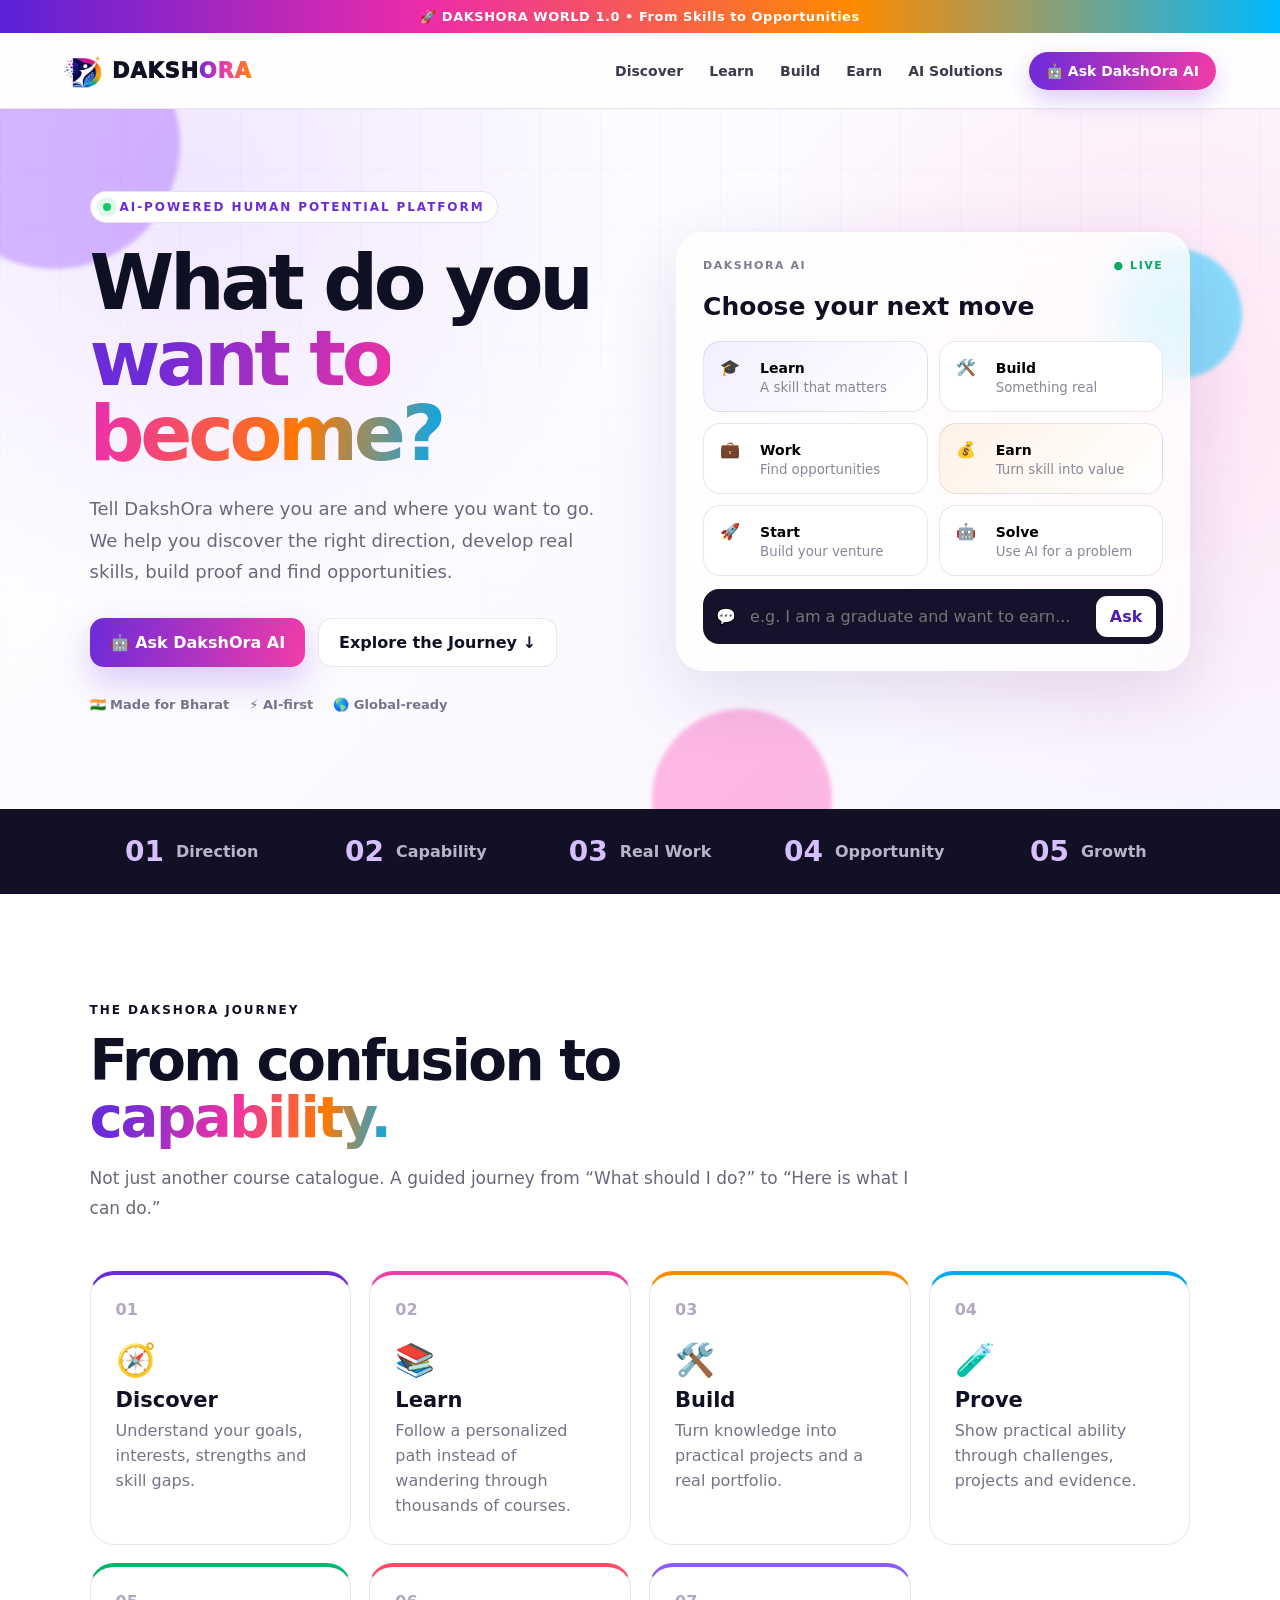
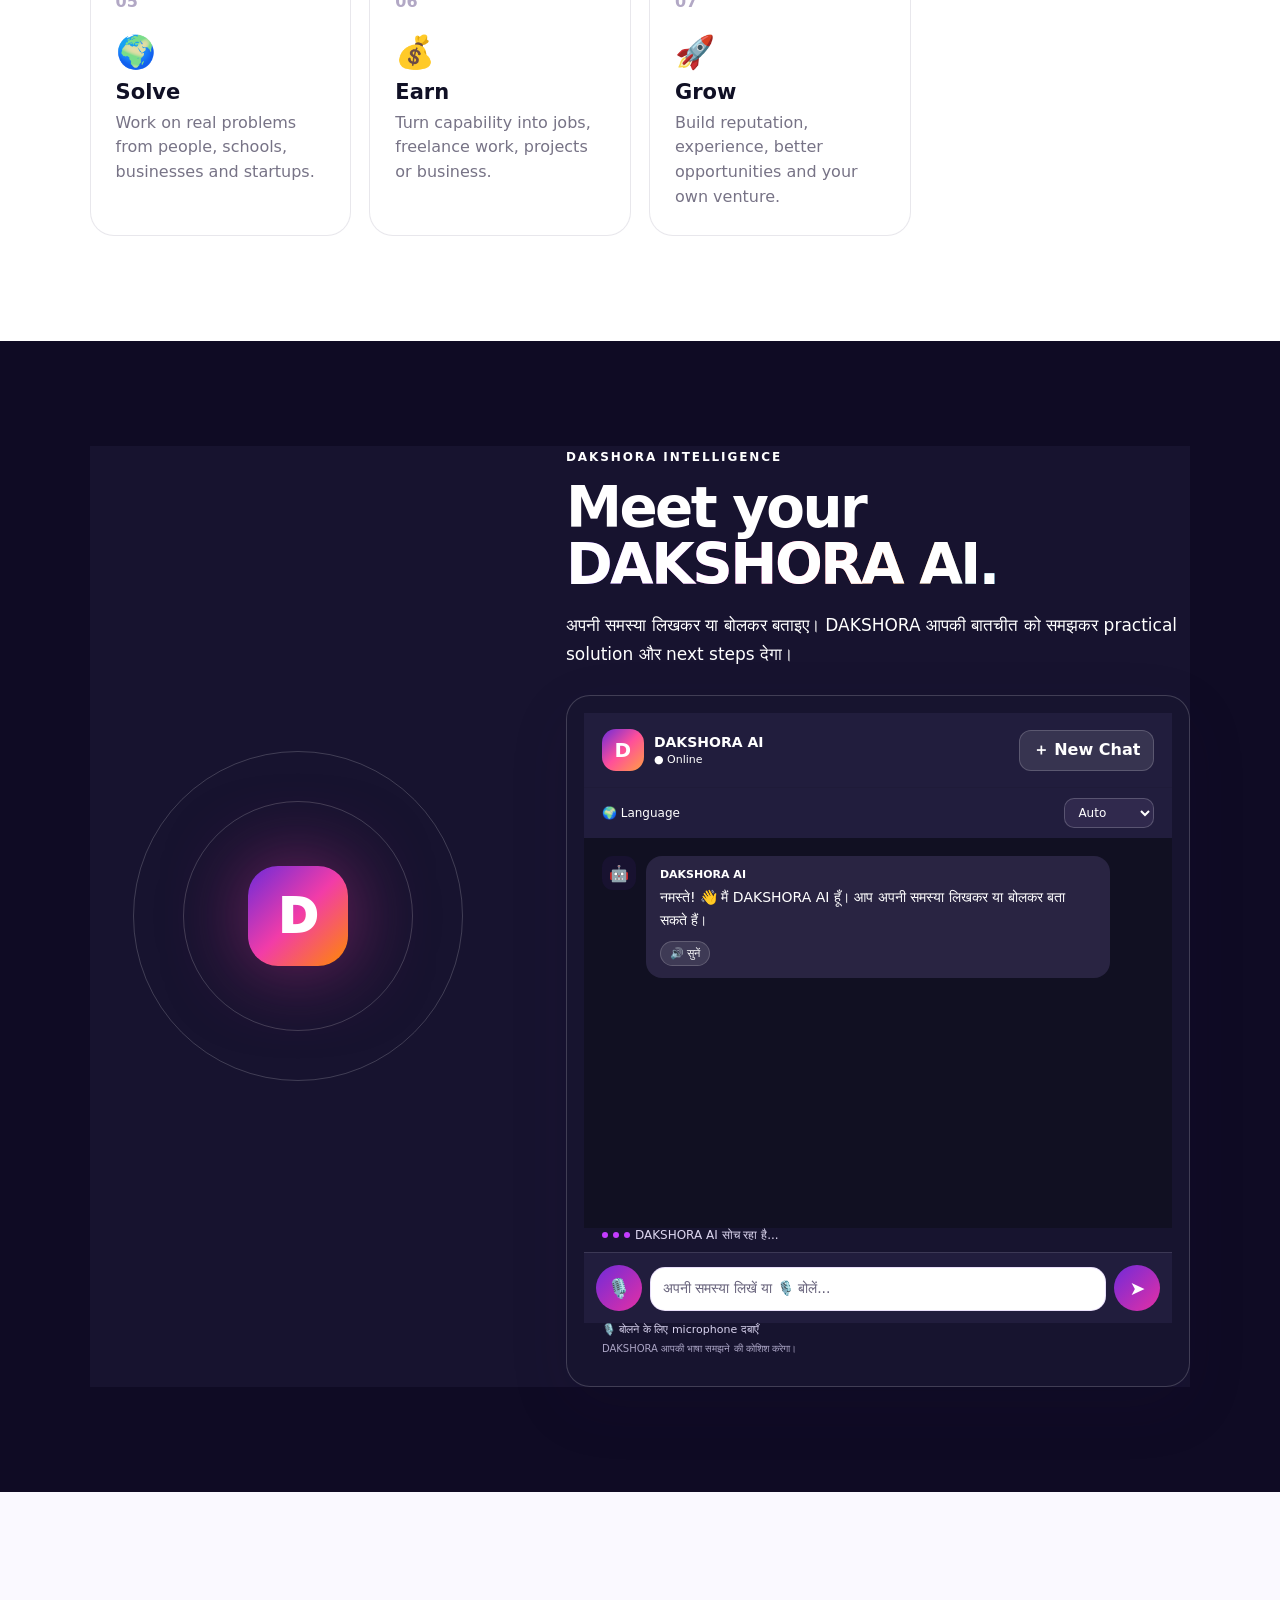
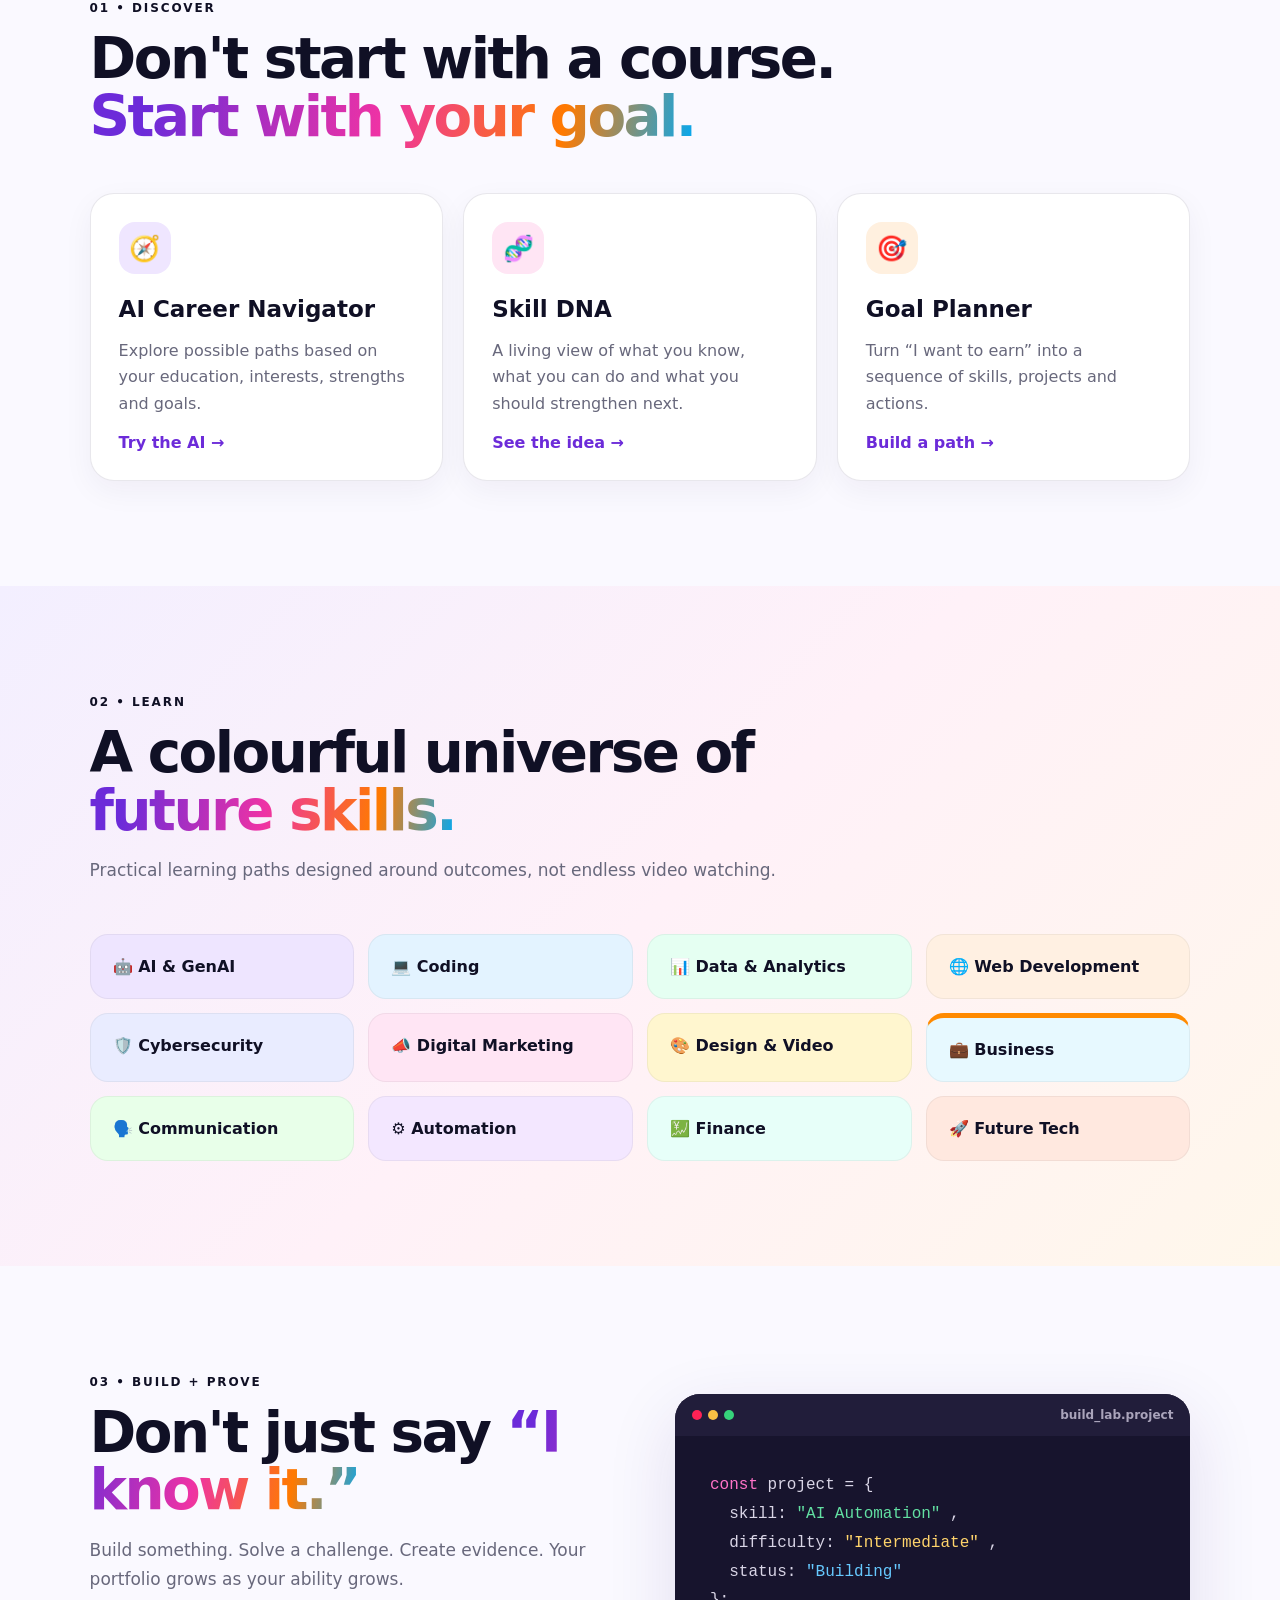
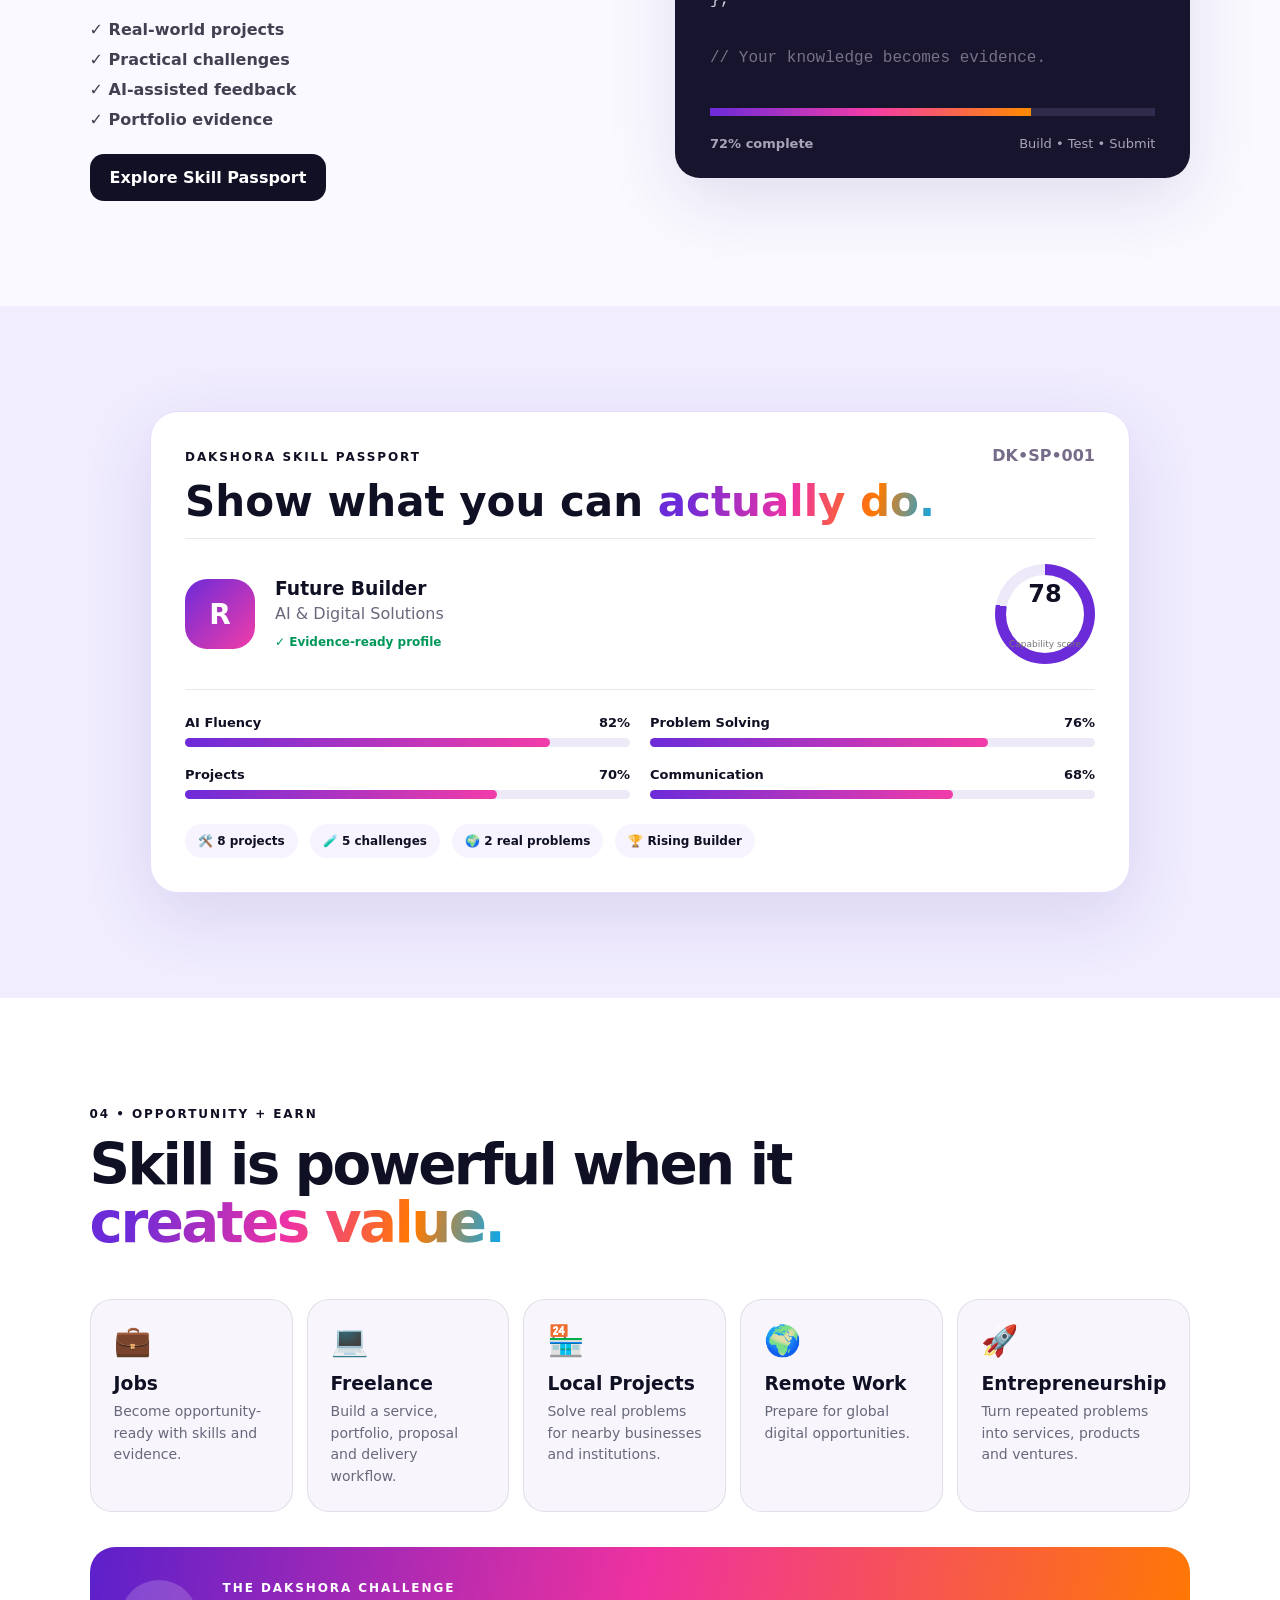
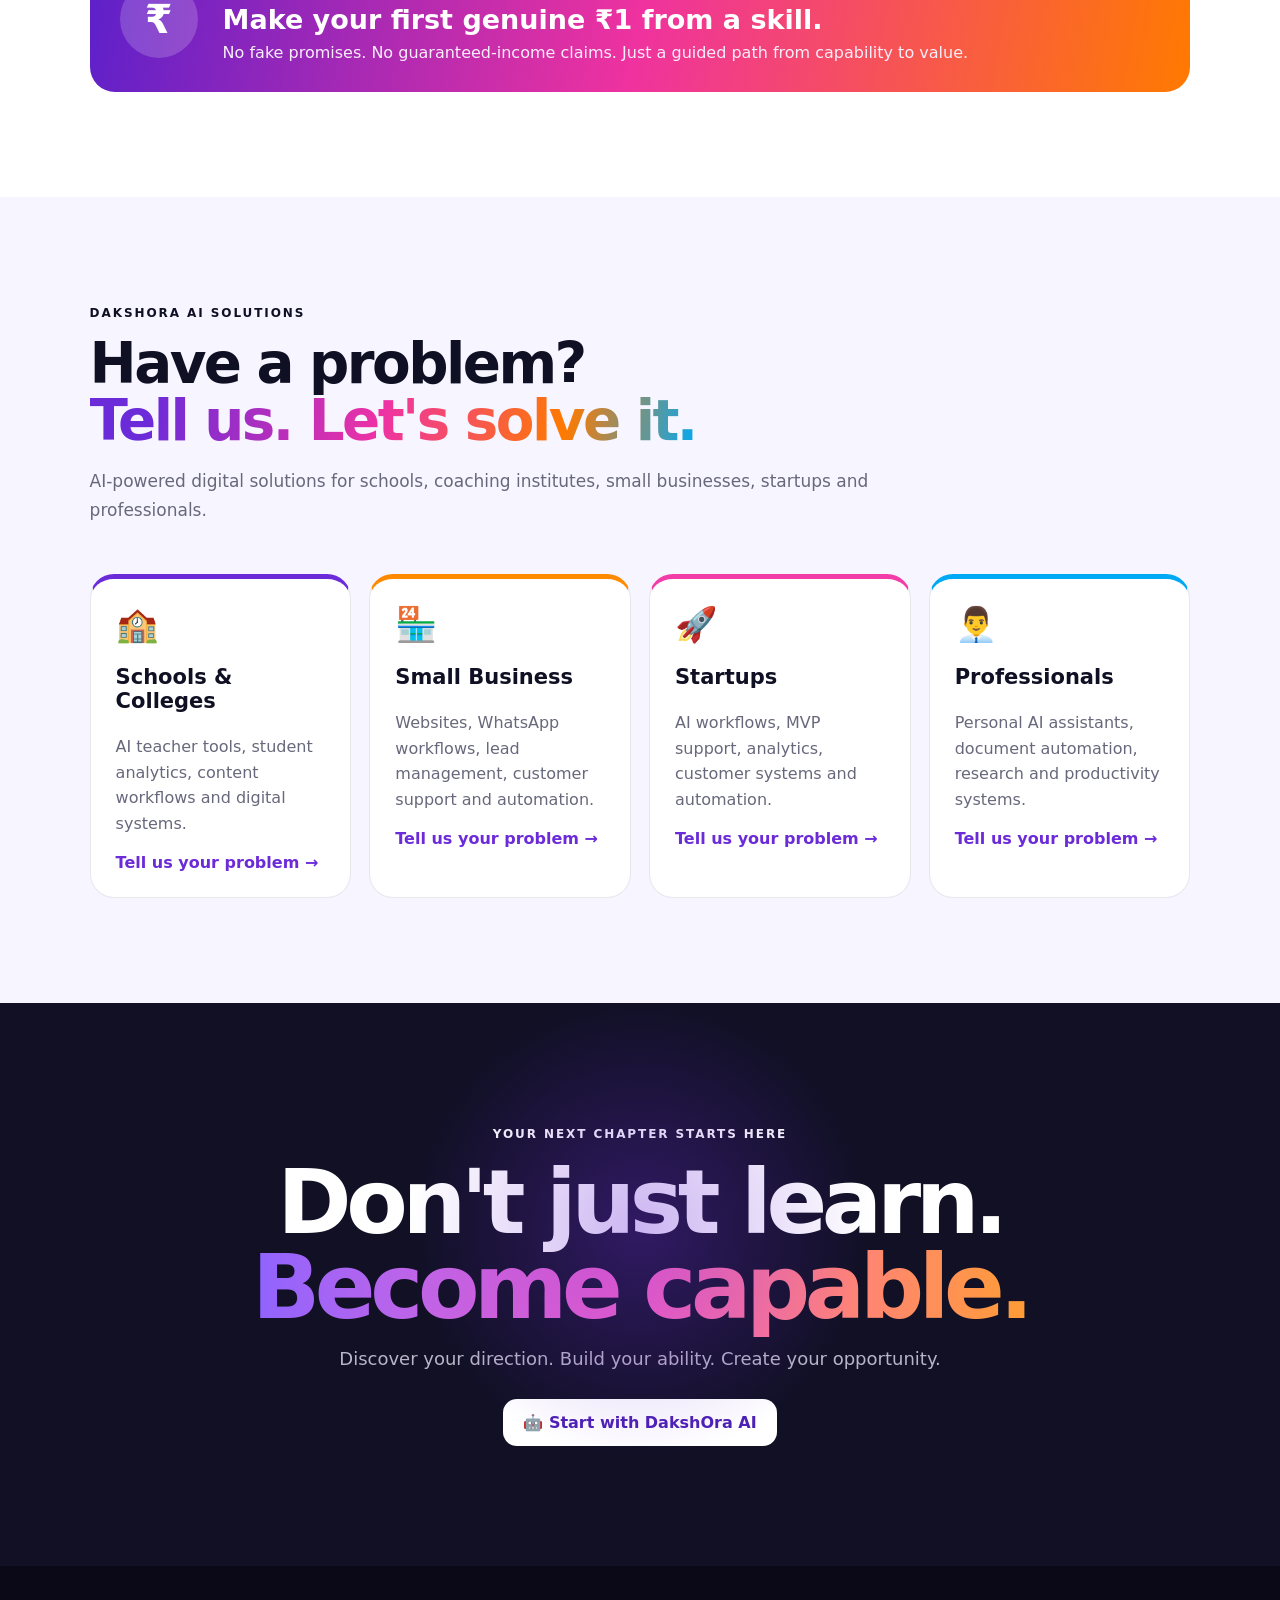
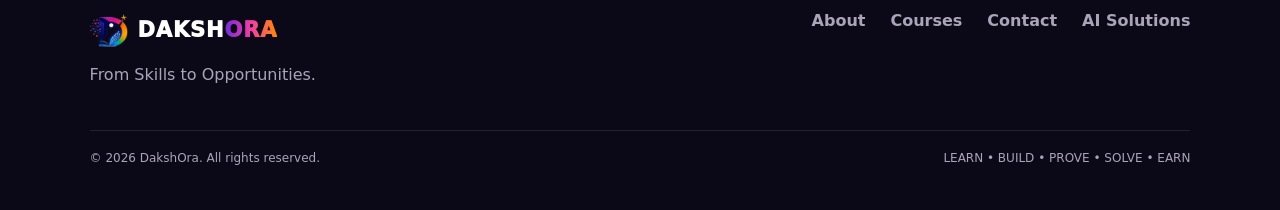
<file: index.html>
<!DOCTYPE html>
<html lang="en">
<head>
  <meta charset="UTF-8">

  <meta
    name="viewport"
    content="width=device-width, initial-scale=1.0"
  >

  <meta
    name="theme-color"
    content="#6c2bd9"
  >

  <meta
    name="description"
    content="DAKSHORA World - Discover your direction, learn real skills, build projects, prove your ability, solve real problems and create opportunities."
  >

  <title>
    DAKSHORA | Learn • Build • Prove • Solve • Earn
  </title>

  <link
    rel="icon"
    href="logo.svg"
    type="image/svg+xml"
  >

  <link
    rel="stylesheet"
    href="styles.css"
  >
</head>


<body>

  <!-- =====================================
       ANNOUNCEMENT
  ====================================== -->

  <div class="announcement">
    🚀 DAKSHORA WORLD 1.0 • From Skills to Opportunities
  </div>


  <!-- =====================================
       HEADER
  ====================================== -->

  <header class="site-header">

    <a
      class="brand"
      href="index.html"
      aria-label="DakshOra home"
    >

      <img
        src="logo.svg"
        alt="DakshOra logo"
      >

      <span>
        DAKSH<span>ORA</span>
      </span>

    </a>


    <button
      class="menu-btn"
      aria-label="Open menu"
      type="button"
    >
      ☰
    </button>


    <nav class="nav">

      <a href="#discover">
        Discover
      </a>

      <a href="#learn">
        Learn
      </a>

      <a href="#build">
        Build
      </a>

      <a href="#earn">
        Earn
      </a>

      <a href="#solutions">
        AI Solutions
      </a>

      <a
        class="nav-cta"
        href="#ai"
      >
        🤖 Ask DakshOra AI
      </a>

    </nav>

  </header>


  <!-- =====================================
       MAIN
  ====================================== -->

  <main>


    <!-- ===================================
         HERO
    ==================================== -->

    <section class="hero">

      <div class="orb orb-a"></div>
      <div class="orb orb-b"></div>
      <div class="orb orb-c"></div>

      <div class="hero-grid"></div>


      <div class="hero-copy reveal">

        <div class="eyebrow">

          <span class="pulse"></span>

          AI-powered human potential platform

        </div>


        <h1>

          What do you

          <br>

          <span class="gradient-text">
            want to become?
          </span>

        </h1>


        <p class="hero-sub">

          Tell DakshOra where you are and where
          you want to go. We help you discover
          the right direction, develop real skills,
          build proof and find opportunities.

        </p>


        <div class="hero-actions">

          <a
            class="btn btn-primary"
            href="#ai"
          >
            🤖 Ask DakshOra AI
          </a>


          <a
            class="btn btn-ghost"
            href="#journey"
          >
            Explore the Journey ↓
          </a>

        </div>


        <div class="trust-row">

          <span>
            🇮🇳 Made for Bharat
          </span>

          <span>
            ⚡ AI-first
          </span>

          <span>
            🌎 Global-ready
          </span>

        </div>

      </div>


      <!-- HERO GOAL CARD -->

      <div class="goal-card glass reveal">

        <div class="card-top">

          <span>
            DAKSHORA AI
          </span>

          <span class="live-dot">
            ● LIVE
          </span>

        </div>


        <h3>
          Choose your next move
        </h3>


        <div class="goal-grid">

          <button
            data-goal="I want to learn an important skill."
            type="button"
          >

            🎓

            <b>
              Learn
            </b>

            <small>
              A skill that matters
            </small>

          </button>


          <button
            data-goal="I want to build a real project."
            type="button"
          >

            🛠️

            <b>
              Build
            </b>

            <small>
              Something real
            </small>

          </button>


          <button
            data-goal="I want to find an opportunity."
            type="button"
          >

            💼

            <b>
              Work
            </b>

            <small>
              Find opportunities
            </small>

          </button>


          <button
            data-goal="I want to start earning from my skills."
            type="button"
          >

            💰

            <b>
              Earn
            </b>

            <small>
              Turn skill into value
            </small>

          </button>


          <button
            data-goal="I want to start a business."
            type="button"
          >

            🚀

            <b>
              Start
            </b>

            <small>
              Build your venture
            </small>

          </button>


          <button
            data-goal="I have a problem and want an AI solution."
            type="button"
          >

            🤖

            <b>
              Solve
            </b>

            <small>
              Use AI for a problem
            </small>

          </button>

        </div>


        <div class="mini-input">

          <span>
            💬
          </span>

          <input
            id="heroQuestion"
            type="text"
            placeholder="e.g. I am a graduate and want to earn..."
            autocomplete="off"
          >

          <button
            id="heroAsk"
            type="button"
          >
            Ask
          </button>

        </div>

      </div>

    </section>


    <!-- ===================================
         STATS
    ==================================== -->

    <section class="stats">

      <div>
        <strong>01</strong>
        <span>Direction</span>
      </div>

      <div>
        <strong>02</strong>
        <span>Capability</span>
      </div>

      <div>
        <strong>03</strong>
        <span>Real Work</span>
      </div>

      <div>
        <strong>04</strong>
        <span>Opportunity</span>
      </div>

      <div>
        <strong>05</strong>
        <span>Growth</span>
      </div>

    </section>


    <!-- ===================================
         JOURNEY
    ==================================== -->

    <section
      id="journey"
      class="section journey"
    >

      <div class="section-head reveal">

        <span class="kicker">
          THE DAKSHORA JOURNEY
        </span>

        <h2>

          From confusion to

          <span class="gradient-text">
            capability.
          </span>

        </h2>

        <p>

          Not just another course catalogue.
          A guided journey from
          “What should I do?”
          to
          “Here is what I can do.”

        </p>

      </div>


      <div class="journey-line"></div>


      <div class="journey-grid">

        <article class="journey-card c1 reveal">

          <span>01</span>

          <i>🧭</i>

          <h3>
            Discover
          </h3>

          <p>
            Understand your goals, interests,
            strengths and skill gaps.
          </p>

        </article>


        <article class="journey-card c2 reveal">

          <span>02</span>

          <i>📚</i>

          <h3>
            Learn
          </h3>

          <p>
            Follow a personalized path instead
            of wandering through thousands of courses.
          </p>

        </article>


        <article class="journey-card c3 reveal">

          <span>03</span>

          <i>🛠️</i>

          <h3>
            Build
          </h3>

          <p>
            Turn knowledge into practical projects
            and a real portfolio.
          </p>

        </article>


        <article class="journey-card c4 reveal">

          <span>04</span>

          <i>🧪</i>

          <h3>
            Prove
          </h3>

          <p>
            Show practical ability through
            challenges, projects and evidence.
          </p>

        </article>


        <article class="journey-card c5 reveal">

          <span>05</span>

          <i>🌍</i>

          <h3>
            Solve
          </h3>

          <p>
            Work on real problems from people,
            schools, businesses and startups.
          </p>

        </article>


        <article class="journey-card c6 reveal">

          <span>06</span>

          <i>💰</i>

          <h3>
            Earn
          </h3>

          <p>
            Turn capability into jobs,
            freelance work, projects or business.
          </p>

        </article>


        <article class="journey-card c7 reveal">

          <span>07</span>

          <i>🚀</i>

          <h3>
            Grow
          </h3>

          <p>
            Build reputation, experience,
            better opportunities and your own venture.
          </p>

        </article>

      </div>

    </section>


    <!-- ===================================
         DAKSHORA AI CHAT V1.1
    ==================================== -->

    <section
      id="ai"
      class="section ai-section"
    >

      <div class="ai-panel">


        <!-- AI VISUAL -->

        <div class="ai-visual">

          <div class="ai-ring r1"></div>

          <div class="ai-ring r2"></div>

          <div class="ai-core">
            D
          </div>

        </div>


        <!-- AI CONTENT -->

        <div class="ai-content">

          <span class="kicker">
            DAKSHORA INTELLIGENCE
          </span>


          <h2>

            Meet your

            <span class="gradient-text">
              DAKSHORA AI.
            </span>

          </h2>


          <p>

            अपनी समस्या लिखकर या बोलकर बताइए।
            DAKSHORA आपकी बातचीत को समझकर
            practical solution और next steps देगा।

          </p>


          <!-- CHAT -->

          <div
            class="ai-chat"
            id="dakshoraChat"
          >


            <!-- CHAT HEADER -->

            <div class="dak-chat-header">

              <div class="dak-ai-profile">

                <div class="dak-ai-avatar">
                  D
                </div>

                <div>

                  <strong>
                    DAKSHORA AI
                  </strong>

                  <small>
                    ● Online
                  </small>

                </div>

              </div>


              <button
                id="newChatBtn"
                class="new-chat-btn"
                type="button"
              >

                ＋ New Chat

              </button>

            </div>


            <!-- LANGUAGE -->

            <div class="dak-language-row">

              <span>
                🌍 Language
              </span>


              <select
                id="voiceLanguage"
                aria-label="Select voice language"
              >

                <option value="auto">
                  Auto
                </option>

                <option value="hi-IN">
                  हिन्दी
                </option>

                <option value="en-IN">
                  English
                </option>

                <option value="bn-IN">
                  বাংলা
                </option>

                <option value="mr-IN">
                  मराठी
                </option>

                <option value="gu-IN">
                  ગુજરાતી
                </option>

                <option value="pa-IN">
                  ਪੰਜਾਬੀ
                </option>

                <option value="ta-IN">
                  தமிழ்
                </option>

                <option value="te-IN">
                  తెలుగు
                </option>

                <option value="kn-IN">
                  ಕನ್ನಡ
                </option>

                <option value="ml-IN">
                  മലയാളം
                </option>

              </select>

            </div>


            <!-- CHAT MESSAGES -->

            <div
              id="chatMessages"
              class="chat-messages"
            >

              <div class="chat-message bot-message">

                <div class="message-avatar">
                  🤖
                </div>


                <div class="message-content">

                  <strong>
                    DAKSHORA AI
                  </strong>


                  <p>
                    नमस्ते! 👋
                    मैं DAKSHORA AI हूँ।
                    आप अपनी समस्या लिखकर
                    या बोलकर बता सकते हैं।
                  </p>


                  <div class="message-actions">

                    <button
                      type="button"
                      class="speak-message"
                    >
                      🔊 सुनें
                    </button>

                  </div>

                </div>

              </div>

            </div>


            <!-- TYPING INDICATOR -->

            <div
              id="aiTyping"
              class="ai-typing"
              hidden
            >

              <span></span>
              <span></span>
              <span></span>

              DAKSHORA AI सोच रहा है...

            </div>


            <!-- INPUT -->

            <div class="dak-input-area">


              <button
                id="aiMic"
                class="mic-button"
                type="button"
                aria-label="Speak to DAKSHORA AI"
                title="बोलकर पूछें"
              >

                🎙️

              </button>


              <textarea
                id="aiInput"
                rows="1"
                placeholder="अपनी समस्या लिखें या 🎙️ बोलें..."
                autocomplete="off"
                aria-label="Message DAKSHORA AI"
              ></textarea>


              <button
                id="aiSend"
                class="send-button"
                type="button"
                aria-label="Send message"
              >

                ➤

              </button>

            </div>


            <!-- VOICE STATUS -->

            <div
              id="voiceStatus"
              class="voice-status"
            >

              🎙️ बोलने के लिए microphone दबाएँ

            </div>


            <div class="dak-input-note">

              DAKSHORA आपकी भाषा समझने की कोशिश करेगा।

            </div>

          </div>

        </div>

      </div>

    </section>


    <!-- ===================================
         DISCOVER
    ==================================== -->

    <section
      id="discover"
      class="section"
    >

      <div class="section-head reveal">

        <span class="kicker">
          01 • DISCOVER
        </span>

        <h2>

          Don't start with a course.

          <br>

          <span class="gradient-text">
            Start with your goal.
          </span>

        </h2>

      </div>


      <div class="feature-grid">

        <article class="feature-card reveal">

          <div class="icon purple">
            🧭
          </div>

          <h3>
            AI Career Navigator
          </h3>

          <p>
            Explore possible paths based on
            your education, interests,
            strengths and goals.
          </p>

          <a href="#ai">
            Try the AI →
          </a>

        </article>


        <article class="feature-card reveal">

          <div class="icon pink">
            🧬
          </div>

          <h3>
            Skill DNA
          </h3>

          <p>
            A living view of what you know,
            what you can do and what you
            should strengthen next.
          </p>

          <a href="#passport">
            See the idea →
          </a>

        </article>


        <article class="feature-card reveal">

          <div class="icon orange">
            🎯
          </div>

          <h3>
            Goal Planner
          </h3>

          <p>
            Turn “I want to earn” into a
            sequence of skills, projects
            and actions.
          </p>

          <a href="#earn">
            Build a path →
          </a>

        </article>

      </div>

    </section>


    <!-- ===================================
         LEARN
    ==================================== -->

    <section
      id="learn"
      class="section colored-section"
    >

      <div class="section-head reveal">

        <span class="kicker">
          02 • LEARN
        </span>

        <h2>

          A colourful universe of

          <span class="gradient-text">
            future skills.
          </span>

        </h2>

        <p>
          Practical learning paths designed
          around outcomes, not endless
          video watching.
        </p>

      </div>


      <div class="skill-grid">

        <div class="skill-chip ai">
          🤖 AI & GenAI
        </div>

        <div class="skill-chip code">
          💻 Coding
        </div>

        <div class="skill-chip data">
          📊 Data & Analytics
        </div>

        <div class="skill-chip web">
          🌐 Web Development
        </div>

        <div class="skill-chip cyber">
          🛡️ Cybersecurity
        </div>

        <div class="skill-chip marketing">
          📣 Digital Marketing
        </div>

        <div class="skill-chip design">
          🎨 Design & Video
        </div>

        <div class="skill-chip business">
          💼 Business
        </div>

        <div class="skill-chip english">
          🗣️ Communication
        </div>

        <div class="skill-chip automation">
          ⚙️ Automation
        </div>

        <div class="skill-chip finance">
          💹 Finance
        </div>

        <div class="skill-chip future">
          🚀 Future Tech
        </div>

      </div>

    </section>


    <!-- ===================================
         BUILD + PROVE
    ==================================== -->

    <section
      id="build"
      class="section"
    >

      <div class="split">


        <div class="split-copy reveal">

          <span class="kicker">
            03 • BUILD + PROVE
          </span>


          <h2>

            Don't just say

            <span class="gradient-text">
              “I know it.”
            </span>

          </h2>


          <p>

            Build something.
            Solve a challenge.
            Create evidence.
            Your portfolio grows as
            your ability grows.

          </p>


          <div class="check-list">

            <span>
              ✓ Real-world projects
            </span>

            <span>
              ✓ Practical challenges
            </span>

            <span>
              ✓ AI-assisted feedback
            </span>

            <span>
              ✓ Portfolio evidence
            </span>

          </div>


          <a
            class="btn btn-dark"
            href="#passport"
          >
            Explore Skill Passport
          </a>

        </div>


        <div class="build-card reveal">

          <div class="window-bar">

            <span></span>
            <span></span>
            <span></span>

            <b>
              build_lab.project
            </b>

          </div>


          <div class="project-code">

            <span class="pink-t">
              const
            </span>

            project = {

            <br>

            &nbsp;&nbsp;skill:

            <span class="green-t">
              "AI Automation"
            </span>,

            <br>

            &nbsp;&nbsp;difficulty:

            <span class="yellow-t">
              "Intermediate"
            </span>,

            <br>

            &nbsp;&nbsp;status:

            <span class="blue-t">
              "Building"
            </span>

            <br>

            };

            <br><br>

            <span class="comment-t">
              // Your knowledge becomes evidence.
            </span>

          </div>


          <div class="progress">

            <span style="width:72%"></span>

          </div>


          <div class="project-meta">

            <b>
              72% complete
            </b>

            <span>
              Build • Test • Submit
            </span>

          </div>

        </div>

      </div>

    </section>


    <!-- ===================================
         SKILL PASSPORT
    ==================================== -->

    <section
      id="passport"
      class="section passport-section"
    >

      <div class="passport reveal">


        <div class="passport-top">

          <div>

            <span class="kicker">
              DAKSHORA SKILL PASSPORT
            </span>


            <h2>

              Show what you can

              <span class="gradient-text">
                actually do.
              </span>

            </h2>

          </div>


          <div class="passport-id">
            DK•SP•001
          </div>

        </div>


        <div class="passport-body">

          <div class="avatar">
            R
          </div>


          <div class="identity">

            <h3>
              Future Builder
            </h3>

            <p>
              AI & Digital Solutions
            </p>

            <span class="verified">
              ✓ Evidence-ready profile
            </span>

          </div>


          <div class="score">

            <b>
              78
            </b>

            <span>
              Capability score
            </span>

          </div>

        </div>


        <div class="skill-bars">

          <div>

            <label>
              AI Fluency
              <b>82%</b>
            </label>

            <span>
              <i style="width:82%"></i>
            </span>

          </div>


          <div>

            <label>
              Problem Solving
              <b>76%</b>
            </label>

            <span>
              <i style="width:76%"></i>
            </span>

          </div>


          <div>

            <label>
              Projects
              <b>70%</b>
            </label>

            <span>
              <i style="width:70%"></i>
            </span>

          </div>


          <div>

            <label>
              Communication
              <b>68%</b>
            </label>

            <span>
              <i style="width:68%"></i>
            </span>

          </div>

        </div>


        <div class="passport-footer">

          <span>
            🛠️ 8 projects
          </span>

          <span>
            🧪 5 challenges
          </span>

          <span>
            🌍 2 real problems
          </span>

          <span>
            🏆 Rising Builder
          </span>

        </div>

      </div>

    </section>


    <!-- ===================================
         EARN
    ==================================== -->

    <section
      id="earn"
      class="section earn-section"
    >

      <div class="section-head reveal">

        <span class="kicker">
          04 • OPPORTUNITY + EARN
        </span>

        <h2>

          Skill is powerful when it

          <span class="gradient-text">
            creates value.
          </span>

        </h2>

      </div>


      <div class="earn-grid">

        <article>

          <i>💼</i>

          <h3>
            Jobs
          </h3>

          <p>
            Become opportunity-ready with
            skills and evidence.
          </p>

        </article>


        <article>

          <i>💻</i>

          <h3>
            Freelance
          </h3>

          <p>
            Build a service, portfolio,
            proposal and delivery workflow.
          </p>

        </article>


        <article>

          <i>🏪</i>

          <h3>
            Local Projects
          </h3>

          <p>
            Solve real problems for nearby
            businesses and institutions.
          </p>

        </article>


        <article>

          <i>🌍</i>

          <h3>
            Remote Work
          </h3>

          <p>
            Prepare for global digital
            opportunities.
          </p>

        </article>


        <article>

          <i>🚀</i>

          <h3>
            Entrepreneurship
          </h3>

          <p>
            Turn repeated problems into
            services, products and ventures.
          </p>

        </article>

      </div>


      <div class="first-rupee">

        <div>
          ₹
        </div>


        <div>

          <span class="kicker">
            THE DAKSHORA CHALLENGE
          </span>

          <h3>
            Make your first genuine ₹1 from a skill.
          </h3>

          <p>
            No fake promises.
            No guaranteed-income claims.
            Just a guided path from capability
            to value.
          </p>

        </div>

      </div>

    </section>


    <!-- ===================================
         AI SOLUTIONS
    ==================================== -->

    <section
      id="solutions"
      class="section solutions"
    >

      <div class="section-head reveal">

        <span class="kicker">
          DAKSHORA AI SOLUTIONS
        </span>


        <h2>

          Have a problem?

          <br>

          <span class="gradient-text">
            Tell us. Let's solve it.
          </span>

        </h2>


        <p>

          AI-powered digital solutions for
          schools, coaching institutes,
          small businesses, startups
          and professionals.

        </p>

      </div>


      <div class="solution-grid">


        <article class="solution-card school">

          <span>
            🏫
          </span>

          <h3>
            Schools & Colleges
          </h3>

          <p>
            AI teacher tools, student analytics,
            content workflows and digital systems.
          </p>

          <button
            data-solution="School AI Solution"
            type="button"
          >
            Tell us your problem →
          </button>

        </article>


        <article class="solution-card business">

          <span>
            🏪
          </span>

          <h3>
            Small Business
          </h3>

          <p>
            Websites, WhatsApp workflows,
            lead management, customer support
            and automation.
          </p>

          <button
            data-solution="Small Business AI Solution"
            type="button"
          >
            Tell us your problem →
          </button>

        </article>


        <article class="solution-card startup">

          <span>
            🚀
          </span>

          <h3>
            Startups
          </h3>

          <p>
            AI workflows, MVP support,
            analytics, customer systems
            and automation.
          </p>

          <button
            data-solution="Startup AI Solution"
            type="button"
          >
            Tell us your problem →
          </button>

        </article>


        <article class="solution-card pro">

          <span>
            👨‍💼
          </span>

          <h3>
            Professionals
          </h3>

          <p>
            Personal AI assistants,
            document automation,
            research and productivity systems.
          </p>

          <button
            data-solution="Professional AI Solution"
            type="button"
          >
            Tell us your problem →
          </button>

        </article>

      </div>

    </section>


    <!-- ===================================
         CTA
    ==================================== -->

    <section class="cta">

      <div class="cta-orb"></div>


      <span class="kicker">
        YOUR NEXT CHAPTER STARTS HERE
      </span>


      <h2>

        Don't just learn.

        <br>

        <span>
          Become capable.
        </span>

      </h2>


      <p>
        Discover your direction.
        Build your ability.
        Create your opportunity.
      </p>


      <a
        class="btn btn-light"
        href="#ai"
      >
        🤖 Start with DakshOra AI
      </a>

    </section>

  </main>


  <!-- =====================================
       FOOTER
  ====================================== -->

  <footer class="footer">


    <div>

      <a
        class="brand"
        href="#"
      >

        <img
          src="logo.svg"
          alt="DAKSHORA logo"
        >

        <span>
          DAKSH<span>ORA</span>
        </span>

      </a>


      <p>
        From Skills to Opportunities.
      </p>

    </div>


    <div class="footer-links">

      <a href="about.html">
        About
      </a>

      <a href="courses.html">
        Courses
      </a>

      <a href="contact.html">
        Contact
      </a>

      <a href="#solutions">
        AI Solutions
      </a>

    </div>


    <div class="footer-bottom">

      <span>
        © 2026 DakshOra.
        All rights reserved.
      </span>

      <span>
        LEARN • BUILD • PROVE • SOLVE • EARN
      </span>

    </div>

  </footer>


  <!-- =====================================
       TOAST
  ====================================== -->

  <div
    id="toast"
    class="toast"
  ></div>


  <!-- =====================================
       JAVASCRIPT
  ====================================== -->

  <script src="script.js"></script>

</body>
</html>
</file>
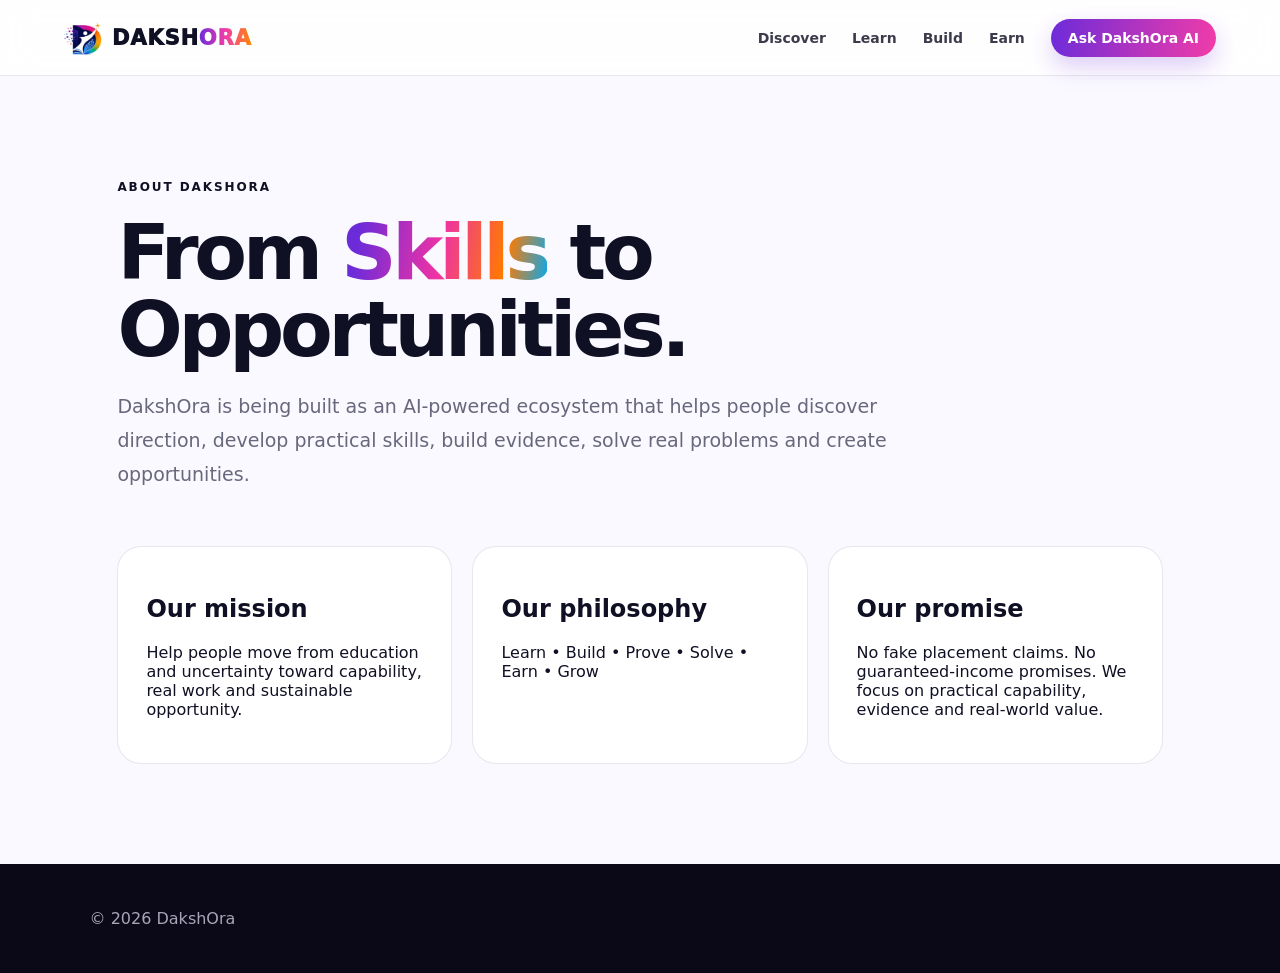
<file: about.html>
<!DOCTYPE html>
<html lang="en"><head><meta charset="UTF-8"><meta name="viewport" content="width=device-width,initial-scale=1"><title>About DAKSHORA</title><link rel="icon" href="logo.svg"><link rel="stylesheet" href="styles.css"></head>
<body><header class="site-header"><a class="brand" href="index.html"><img src="logo.svg"><span>DAKSH<span>ORA</span></span></a><nav class="nav"><a href="index.html#discover">Discover</a><a href="index.html#learn">Learn</a><a href="index.html#build">Build</a><a href="index.html#earn">Earn</a><a class="nav-cta" href="index.html#ai">Ask DakshOra AI</a></nav></header>
<main class="inner-page"><span class="kicker">ABOUT DAKSHORA</span><h1>From <span class="gradient-text">Skills</span> to Opportunities.</h1><p class="lead">DakshOra is being built as an AI-powered ecosystem that helps people discover direction, develop practical skills, build evidence, solve real problems and create opportunities.</p><div class="about-grid"><div><h2>Our mission</h2><p>Help people move from education and uncertainty toward capability, real work and sustainable opportunity.</p></div><div><h2>Our philosophy</h2><p>Learn • Build • Prove • Solve • Earn • Grow</p></div><div><h2>Our promise</h2><p>No fake placement claims. No guaranteed-income promises. We focus on practical capability, evidence and real-world value.</p></div></div></main><footer class="footer"><span>© 2026 DakshOra</span></footer><script src="script.js"></script></body></html>
</file>
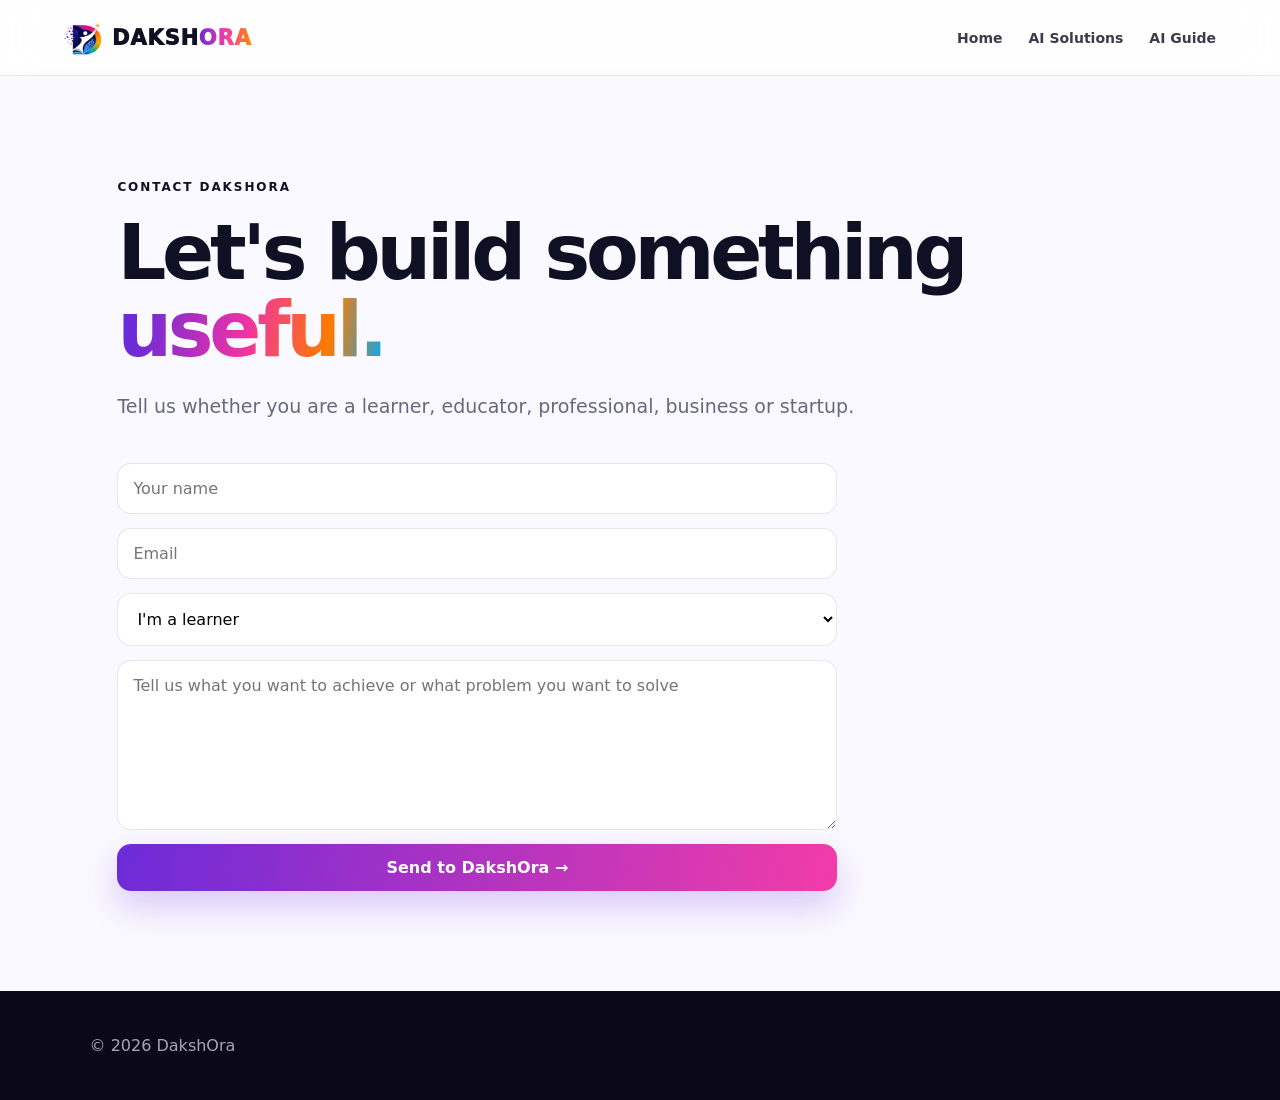
<file: contact.html>
<!DOCTYPE html>
<html lang="en"><head><meta charset="UTF-8"><meta name="viewport" content="width=device-width,initial-scale=1"><title>Contact | DAKSHORA</title><link rel="icon" href="logo.svg"><link rel="stylesheet" href="styles.css"></head>
<body><header class="site-header"><a class="brand" href="index.html"><img src="logo.svg"><span>DAKSH<span>ORA</span></span></a><nav class="nav"><a href="index.html">Home</a><a href="index.html#solutions">AI Solutions</a><a href="index.html#ai">AI Guide</a></nav></header>
<main class="inner-page"><span class="kicker">CONTACT DAKSHORA</span><h1>Let's build something <span class="gradient-text">useful.</span></h1><p class="lead">Tell us whether you are a learner, educator, professional, business or startup.</p><form class="contact-form" onsubmit="event.preventDefault();showToast('Thank you! Your message form is ready for backend connection.');"><input required placeholder="Your name"><input type="email" required placeholder="Email"><select><option>I'm a learner</option><option>I'm a school/college</option><option>I'm a business</option><option>I'm a professional</option><option>I'm a startup</option></select><textarea required placeholder="Tell us what you want to achieve or what problem you want to solve"></textarea><button class="btn btn-primary" type="submit">Send to DakshOra →</button></form></main><footer class="footer"><span>© 2026 DakshOra</span></footer><script src="script.js"></script></body></html>
</file>
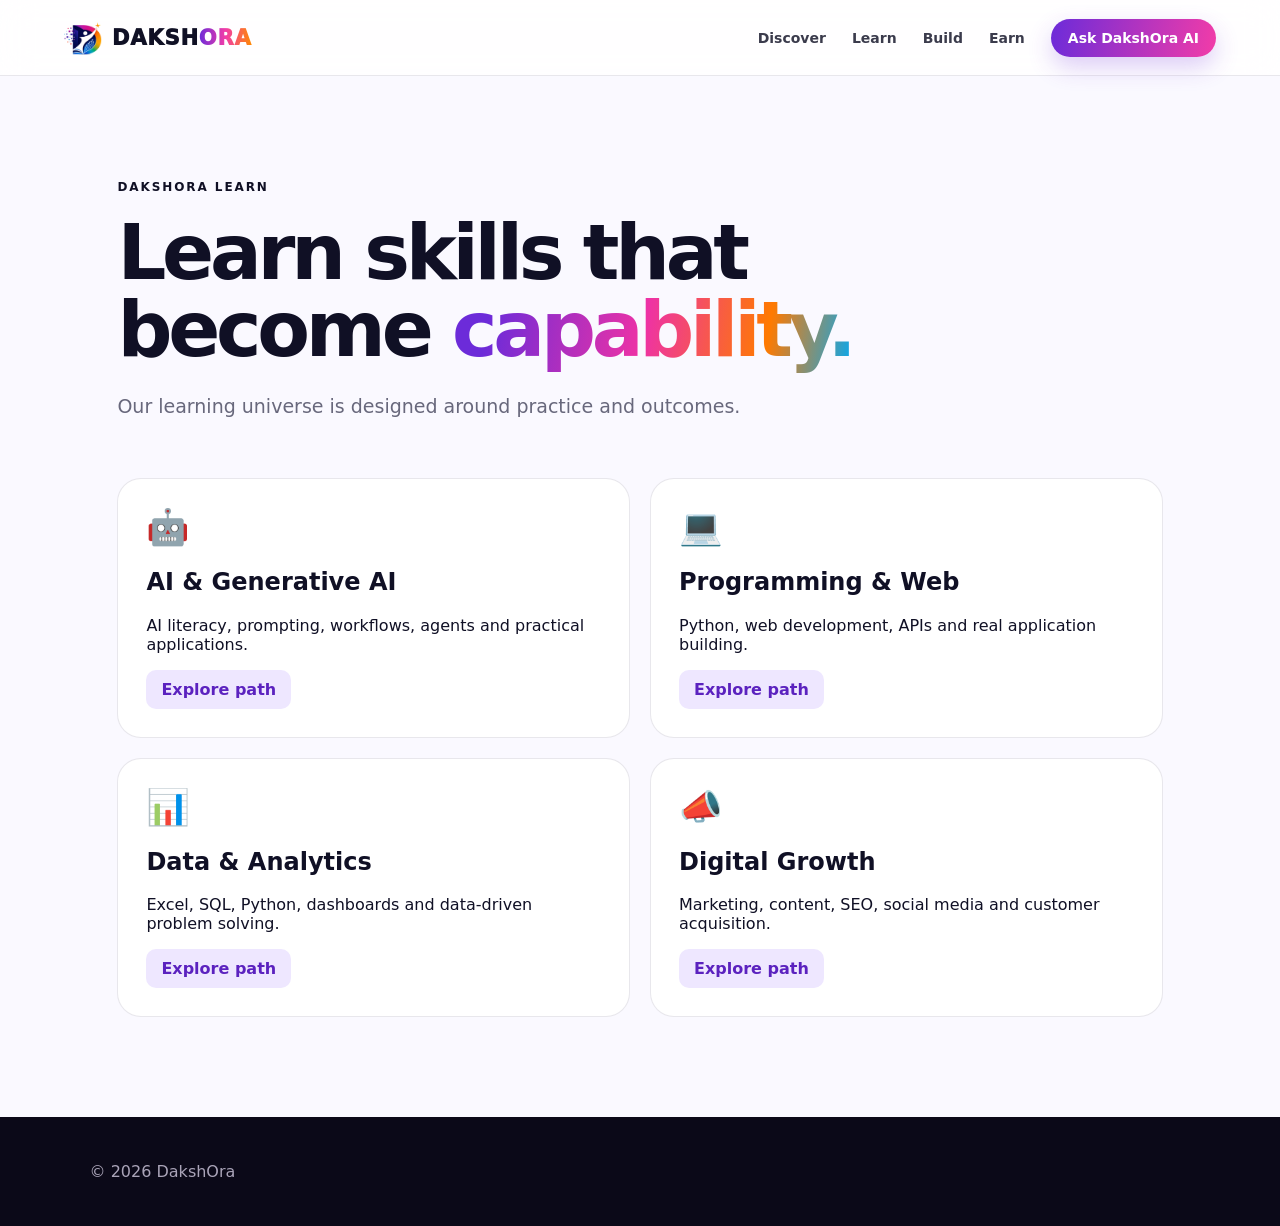
<file: courses.html>
<!DOCTYPE html>
<html lang="en"><head><meta charset="UTF-8"><meta name="viewport" content="width=device-width,initial-scale=1"><title>Learn | DAKSHORA</title><link rel="icon" href="logo.svg"><link rel="stylesheet" href="styles.css"></head>
<body><header class="site-header"><a class="brand" href="index.html"><img src="logo.svg"><span>DAKSH<span>ORA</span></span></a><nav class="nav"><a href="index.html#discover">Discover</a><a href="index.html#learn">Learn</a><a href="index.html#build">Build</a><a href="index.html#earn">Earn</a><a class="nav-cta" href="index.html#ai">Ask DakshOra AI</a></nav></header>
<main class="inner-page"><span class="kicker">DAKSHORA LEARN</span><h1>Learn skills that become <span class="gradient-text">capability.</span></h1><p class="lead">Our learning universe is designed around practice and outcomes.</p><div class="course-list">
<article><span>🤖</span><h2>AI & Generative AI</h2><p>AI literacy, prompting, workflows, agents and practical applications.</p><button onclick="showToast('AI learning path is coming in DAKSHORA 1.0.')">Explore path</button></article>
<article><span>💻</span><h2>Programming & Web</h2><p>Python, web development, APIs and real application building.</p><button onclick="showToast('Programming learning path is coming in DAKSHORA 1.0.')">Explore path</button></article>
<article><span>📊</span><h2>Data & Analytics</h2><p>Excel, SQL, Python, dashboards and data-driven problem solving.</p><button onclick="showToast('Data learning path is coming in DAKSHORA 1.0.')">Explore path</button></article>
<article><span>📣</span><h2>Digital Growth</h2><p>Marketing, content, SEO, social media and customer acquisition.</p><button onclick="showToast('Digital Growth path is coming in DAKSHORA 1.0.')">Explore path</button></article>
</div></main><footer class="footer"><span>© 2026 DakshOra</span></footer><script src="script.js"></script></body></html>
</file>
<file: styles.css>
:root{
  --ink:#101025;--muted:#68687c;--white:#fff;--purple:#6c2bd9;--pink:#f23ca8;--orange:#ff8a00;--cyan:#00c9ff;--green:#00b86b;
  --bg:#faf9ff;--card:#fff;--border:rgba(30,20,70,.10);--shadow:0 22px 70px rgba(51,24,120,.12);
}
*{box-sizing:border-box}html{scroll-behavior:smooth}body{margin:0;font-family:Inter,ui-sans-serif,system-ui,-apple-system,Segoe UI,Roboto,Arial,sans-serif;color:var(--ink);background:var(--bg);overflow-x:hidden}a{text-decoration:none;color:inherit}button,input,textarea,select{font:inherit}
.announcement{background:linear-gradient(90deg,#5a21d8,#ed2ca8,#ff8a00,#00b9ff);color:#fff;text-align:center;font-size:13px;font-weight:800;letter-spacing:.04em;padding:9px 16px}
.site-header{height:76px;display:flex;align-items:center;justify-content:space-between;padding:0 5vw;background:rgba(255,255,255,.86);backdrop-filter:blur(16px);border-bottom:1px solid var(--border);position:sticky;top:0;z-index:50}
.brand{display:flex;align-items:center;gap:10px;font-weight:950;letter-spacing:.04em;font-size:21px}.brand img{width:38px;height:38px}.brand span span{background:linear-gradient(90deg,var(--purple),var(--pink),var(--orange));-webkit-background-clip:text;background-clip:text;color:transparent}
.nav{display:flex;align-items:center;gap:26px;font-size:14px;font-weight:750}.nav a{opacity:.82}.nav a:hover{color:var(--purple);opacity:1}.nav-cta{padding:11px 17px!important;color:#fff!important;border-radius:999px;background:linear-gradient(100deg,var(--purple),var(--pink));box-shadow:0 10px 25px rgba(108,43,217,.24);opacity:1!important}.menu-btn{display:none;border:0;background:none;font-size:28px}
.hero{position:relative;min-height:700px;display:grid;grid-template-columns:1.02fr .98fr;gap:4vw;align-items:center;padding:70px 7vw 85px;overflow:hidden;background:radial-gradient(circle at 15% 10%,#f0e6ff 0,transparent 35%),radial-gradient(circle at 90% 40%,#ffe4f3 0,transparent 35%),linear-gradient(135deg,#fff,#f8f5ff)}
.hero-grid{position:absolute;inset:0;opacity:.25;background-image:linear-gradient(rgba(108,43,217,.12) 1px,transparent 1px),linear-gradient(90deg,rgba(108,43,217,.12) 1px,transparent 1px);background-size:60px 60px;mask-image:linear-gradient(to bottom,black,transparent)}
.orb{position:absolute;border-radius:50%;filter:blur(2px);opacity:.45}.orb-a{width:250px;height:250px;background:#a86cff;top:-90px;left:-70px}.orb-b{width:180px;height:180px;background:#ff6ac3;right:35%;bottom:-80px}.orb-c{width:130px;height:130px;background:#00c9ff;right:3%;top:20%}
.hero-copy,.goal-card{position:relative;z-index:2}.eyebrow,.kicker{font-size:12px;font-weight:900;letter-spacing:.16em;text-transform:uppercase}.eyebrow{display:inline-flex;align-items:center;gap:9px;padding:8px 12px;border:1px solid rgba(108,43,217,.15);border-radius:999px;background:#fff;color:var(--purple)}.pulse{width:8px;height:8px;border-radius:50%;background:#19c76b;box-shadow:0 0 0 6px rgba(25,199,107,.12)}
.hero h1{font-size:clamp(48px,6vw,88px);line-height:.98;letter-spacing:-.055em;margin:22px 0}.gradient-text{background:linear-gradient(100deg,#6c2bd9 10%,#ee32a5 48%,#ff7a00 78%,#00a9f5);-webkit-background-clip:text;background-clip:text;color:transparent}.hero-sub{font-size:18px;line-height:1.75;max-width:670px;color:var(--muted)}.hero-actions{display:flex;gap:13px;flex-wrap:wrap;margin:30px 0}.btn{display:inline-flex;align-items:center;justify-content:center;border:0;border-radius:14px;padding:14px 20px;font-weight:850;cursor:pointer;transition:.2s transform,.2s box-shadow}.btn:hover{transform:translateY(-2px)}.btn-primary{color:#fff;background:linear-gradient(100deg,var(--purple),var(--pink));box-shadow:0 15px 35px rgba(108,43,217,.24)}.btn-ghost{background:#fff;border:1px solid var(--border)}.btn-dark{background:#111025;color:#fff}.btn-light{background:#fff;color:#4d20b4}.trust-row{display:flex;gap:20px;flex-wrap:wrap;color:#77738a;font-size:13px;font-weight:750}
.glass{background:rgba(255,255,255,.78);border:1px solid rgba(255,255,255,.95);box-shadow:var(--shadow);backdrop-filter:blur(20px);border-radius:28px}.goal-card{padding:26px}.card-top{display:flex;justify-content:space-between;color:#817b92;font-size:11px;font-weight:900;letter-spacing:.14em}.live-dot{color:#0aa762}.goal-card h3{font-size:25px;margin:20px 0}.goal-grid{display:grid;grid-template-columns:1fr 1fr;gap:11px}.goal-grid button{border:1px solid var(--border);background:#fff;border-radius:17px;padding:16px;text-align:left;display:grid;grid-template-columns:32px 1fr;align-items:center;gap:3px 8px;cursor:pointer;transition:.2s}.goal-grid button:hover{transform:translateY(-3px);border-color:#c8b3ff;box-shadow:0 12px 25px rgba(70,30,130,.08)}.goal-grid button:first-child{background:linear-gradient(135deg,#f4efff,#fff)}.goal-grid button:nth-child(4){background:linear-gradient(135deg,#fff2e6,#fff)}.goal-grid b{font-size:14px}.goal-grid small{grid-column:2;color:#8a8697}.mini-input{margin-top:13px;background:#15122b;border-radius:16px;padding:7px;display:flex;gap:6px}.mini-input span{padding:11px 6px}.mini-input input,.chat-input input{min-width:0;flex:1;background:transparent;border:0;outline:0;color:#fff}.mini-input button,.chat-input button{border:0;border-radius:11px;background:#fff;color:#4c1eb3;font-weight:850;padding:10px 14px;cursor:pointer}
.stats{display:grid;grid-template-columns:repeat(5,1fr);background:#111025;color:#fff;padding:26px 7vw;gap:20px}.stats div{display:flex;align-items:center;justify-content:center;gap:12px}.stats strong{font-size:28px;color:#d6bfff}.stats span{color:#b9b5c8;font-weight:700}
.section{padding:105px 7vw}.section-head{max-width:820px;margin-bottom:48px}.section-head h2,.split h2,.ai-content h2{font-size:clamp(36px,4.4vw,62px);line-height:1.02;letter-spacing:-.045em;margin:14px 0}.section-head p,.split p,.ai-content>p{color:var(--muted);font-size:17px;line-height:1.75}.journey{background:#fff}.journey-grid{display:grid;grid-template-columns:repeat(4,1fr);gap:18px;position:relative}.journey-card{padding:25px;border-radius:24px;min-height:205px;border:1px solid var(--border);position:relative;overflow:hidden;background:#fff}.journey-card:nth-child(5),.journey-card:nth-child(6),.journey-card:nth-child(7){margin-top:0}.journey-card span{font-weight:900;color:#b2a8c5}.journey-card i{display:block;font-size:32px;margin:22px 0 9px;font-style:normal}.journey-card h3{margin:0 0 7px;font-size:21px}.journey-card p{margin:0;color:#777386;line-height:1.55}.c1{border-top:4px solid #6c2bd9}.c2{border-top:4px solid #f23ca8}.c3{border-top:4px solid #ff8a00}.c4{border-top:4px solid #00a9f5}.c5{border-top:4px solid #00b86b}.c6{border-top:4px solid #ff4b65}.c7{border-top:4px solid #8b5cf6}
.ai-section{background:#111025;color:#fff}.ai-panel{max-width:1200px;margin:auto;display:grid;grid-template-columns:.8fr 1.2fr;gap:60px;align-items:center}.ai-content>p{color:#c1bdd0}.ai-visual{height:360px;position:relative;display:grid;place-items:center}.ai-core{width:100px;height:100px;border-radius:30px;display:grid;place-items:center;font-size:48px;font-weight:950;color:#fff;background:linear-gradient(135deg,#6c2bd9,#f23ca8,#ff8a00);box-shadow:0 0 80px rgba(232,51,160,.5);z-index:2}.ai-ring{position:absolute;border:1px solid rgba(255,255,255,.18);border-radius:50%;animation:spin 16s linear infinite}.r1{width:230px;height:230px}.r2{width:330px;height:330px;animation-duration:25s;animation-direction:reverse}.ai-chat{margin-top:25px;padding:17px;border:1px solid rgba(255,255,255,.12);border-radius:22px;background:rgba(255,255,255,.06)}.bubble{padding:13px 15px;border-radius:16px;margin-bottom:10px;max-width:90%;line-height:1.5}.bot{background:#25213d}.user{background:linear-gradient(100deg,#6c2bd9,#ee32a5);margin-left:auto}.ai-result{padding:15px;border-radius:15px;background:linear-gradient(135deg,rgba(0,201,255,.13),rgba(242,60,168,.13));border:1px solid rgba(255,255,255,.12);display:grid;gap:6px;margin:12px 0}.ai-result span{color:#c9c4d5}.chat-input{display:flex;background:#17142d;border:1px solid rgba(255,255,255,.13);border-radius:14px;padding:6px 7px}.note{display:block;color:#888399;margin-top:12px}
.feature-grid{display:grid;grid-template-columns:repeat(3,1fr);gap:20px}.feature-card{padding:28px;background:#fff;border:1px solid var(--border);border-radius:24px;box-shadow:0 10px 30px rgba(30,20,70,.05)}.icon{width:52px;height:52px;border-radius:16px;display:grid;place-items:center;font-size:25px;margin-bottom:22px}.purple{background:#efe6ff}.pink{background:#ffe5f4}.orange{background:#fff0df}.feature-card h3{font-size:23px;margin:0 0 9px}.feature-card p{color:var(--muted);line-height:1.65}.feature-card a{color:#6c2bd9;font-weight:850}
.colored-section{background:linear-gradient(135deg,#f3efff,#fff1f8 50%,#fff7eb)}.skill-grid{display:grid;grid-template-columns:repeat(4,1fr);gap:14px}.skill-chip{padding:22px;border-radius:18px;font-weight:900;font-size:16px;border:1px solid rgba(0,0,0,.05);transition:.2s}.skill-chip:hover{transform:translateY(-3px)}.ai{background:#eee5ff}.code{background:#e3f3ff}.data{background:#e5fff2}.web{background:#fff0e2}.cyber{background:#e9ecff}.marketing{background:#ffe5f4}.design{background:#fff6cf}.business{background:#e7f9ff}.english{background:#e8ffe9}.automation{background:#f3e7ff}.finance{background:#e7fff9}.future{background:#ffe8df}
.split{display:grid;grid-template-columns:1fr 1fr;gap:70px;align-items:center;max-width:1200px;margin:auto}.check-list{display:grid;gap:11px;margin:25px 0;color:#444052;font-weight:750}.build-card{background:#17142d;border-radius:25px;box-shadow:var(--shadow);overflow:hidden;color:#fff}.window-bar{padding:14px 17px;display:flex;align-items:center;gap:6px;background:#211d3a}.window-bar span{width:10px;height:10px;border-radius:50%;background:#f25}.window-bar span:nth-child(2){background:#f8c044}.window-bar span:nth-child(3){background:#36d37a}.window-bar b{margin-left:auto;color:#aaa4bb;font-size:12px}.project-code{padding:35px;font-family:ui-monospace,SFMono-Regular,Menlo,monospace;line-height:1.8;color:#d9d5e6}.pink-t{color:#ff72c8}.green-t{color:#62e0a2}.yellow-t{color:#ffd46b}.blue-t{color:#66c9ff}.comment-t{color:#777188}.progress{height:8px;background:#302b4c;margin:0 35px}.progress span{display:block;height:100%;background:linear-gradient(90deg,#6c2bd9,#f23ca8,#ff8a00)}.project-meta{padding:20px 35px 27px;display:flex;justify-content:space-between;color:#a9a4b8;font-size:13px}
.passport-section{background:#f1edff}.passport{max-width:980px;margin:auto;background:#fff;border-radius:28px;padding:34px;box-shadow:var(--shadow);border:1px solid #e6ddff}.passport-top{display:flex;justify-content:space-between;gap:20px}.passport-top h2{font-size:42px;margin:12px 0}.passport-id{font-weight:900;color:#766c89}.passport-body{display:grid;grid-template-columns:auto 1fr auto;gap:20px;align-items:center;border-top:1px solid var(--border);border-bottom:1px solid var(--border);padding:25px 0}.avatar{width:70px;height:70px;border-radius:22px;display:grid;place-items:center;background:linear-gradient(135deg,#6c2bd9,#f23ca8);color:#fff;font-size:28px;font-weight:900}.identity h3{margin:0 0 5px}.identity p{margin:0 0 8px;color:var(--muted)}.verified{font-size:12px;color:#00975a;font-weight:850}.score{width:100px;height:100px;border-radius:50%;background:conic-gradient(#6c2bd9 78%,#eee9f8 0);display:grid;place-items:center;position:relative}.score:after{content:"";position:absolute;width:78px;height:78px;border-radius:50%;background:#fff}.score b,.score span{position:relative;z-index:1}.score b{font-size:24px}.score span{font-size:9px;color:#777;grid-row:2}.skill-bars{display:grid;grid-template-columns:1fr 1fr;gap:20px;margin:25px 0}.skill-bars label{display:flex;justify-content:space-between;font-size:13px;font-weight:850}.skill-bars>div>span{display:block;height:9px;background:#eee9f7;border-radius:99px;margin-top:8px}.skill-bars i{display:block;height:100%;border-radius:99px;background:linear-gradient(90deg,#6c2bd9,#f23ca8)}.passport-footer{display:flex;gap:12px;flex-wrap:wrap}.passport-footer span{padding:10px 13px;border-radius:999px;background:#f7f4ff;font-size:12px;font-weight:800}
.earn-section{background:#fff}.earn-grid{display:grid;grid-template-columns:repeat(5,1fr);gap:14px}.earn-grid article{padding:23px;border-radius:22px;background:#f8f6fc;border:1px solid var(--border)}.earn-grid i{font-style:normal;font-size:30px}.earn-grid h3{margin:15px 0 7px}.earn-grid p{margin:0;color:var(--muted);line-height:1.55;font-size:14px}.first-rupee{margin-top:35px;padding:30px;border-radius:25px;display:flex;align-items:center;gap:25px;color:#fff;background:linear-gradient(100deg,#5c20ca,#ef329f,#ff7a00)}.first-rupee>div:first-child{width:78px;height:78px;border-radius:50%;background:rgba(255,255,255,.18);display:grid;place-items:center;font-size:40px;font-weight:900}.first-rupee h3{font-size:27px;margin:8px 0}.first-rupee p{margin:0;color:#f7eefa}
.solutions{background:#f7f5ff}.solution-grid{display:grid;grid-template-columns:repeat(4,1fr);gap:18px}.solution-card{padding:25px;border-radius:24px;background:#fff;border:1px solid var(--border);min-height:260px}.solution-card>span{font-size:34px}.solution-card h3{font-size:21px}.solution-card p{color:var(--muted);line-height:1.6}.solution-card button{border:0;background:none;color:#6c2bd9;font-weight:900;padding:0;cursor:pointer}.school{border-top:5px solid #6c2bd9}.business{border-top:5px solid #ff8a00}.startup{border-top:5px solid #f23ca8}.pro{border-top:5px solid #00a9f5}
.cta{position:relative;overflow:hidden;text-align:center;padding:120px 7vw;background:#111025;color:#fff}.cta h2{font-size:clamp(48px,7vw,92px);line-height:.95;letter-spacing:-.06em;margin:18px 0}.cta h2 span{background:linear-gradient(90deg,#8f64ff,#ff64c8,#ff9d35);-webkit-background-clip:text;color:transparent}.cta p{color:#b9b4c7;font-size:18px;margin-bottom:30px}.cta-orb{position:absolute;width:500px;height:500px;border-radius:50%;background:radial-gradient(circle,rgba(108,43,217,.35),transparent 65%);left:50%;top:40%;transform:translate(-50%,-50%);pointer-events:none}
.footer{background:#0b0918;color:#aaa4b8;padding:45px 7vw;display:grid;grid-template-columns:1fr 1fr;gap:30px}.footer .brand{color:#fff}.footer-links{display:flex;justify-content:flex-end;gap:25px;font-weight:700}.footer-bottom{grid-column:1/-1;border-top:1px solid rgba(255,255,255,.1);padding-top:20px;display:flex;justify-content:space-between;font-size:12px}
.inner-page{min-height:70vh;padding:100px 8vw;max-width:1250px;margin:auto}.inner-page h1{font-size:clamp(48px,6vw,82px);line-height:1;letter-spacing:-.055em;max-width:900px;margin:20px 0}.lead{font-size:19px;color:var(--muted);line-height:1.8;max-width:800px}.about-grid,.course-list{display:grid;grid-template-columns:repeat(3,1fr);gap:20px;margin-top:55px}.about-grid>div,.course-list article{padding:28px;background:#fff;border:1px solid var(--border);border-radius:24px}.course-list{grid-template-columns:repeat(2,1fr)}.course-list article>span{font-size:35px}.course-list button{border:0;border-radius:10px;padding:10px 15px;background:#eee7ff;color:#5b22bf;font-weight:800}.contact-form{max-width:720px;display:grid;gap:14px;margin-top:40px}.contact-form input,.contact-form textarea,.contact-form select{border:1px solid var(--border);border-radius:14px;padding:15px;background:#fff;outline:0}.contact-form textarea{min-height:170px;resize:vertical}.toast{position:fixed;right:22px;bottom:22px;z-index:100;background:#15122b;color:#fff;padding:14px 17px;border-radius:14px;box-shadow:0 15px 40px rgba(0,0,0,.2);transform:translateY(30px);opacity:0;pointer-events:none;transition:.25s;max-width:360px}.toast.show{transform:translateY(0);opacity:1}
.reveal{opacity:0;transform:translateY(22px);transition:.65s ease}.reveal.visible{opacity:1;transform:none}@keyframes spin{to{transform:rotate(360deg)}}@media(max-width:980px){.nav{gap:14px}.hero{grid-template-columns:1fr;padding:65px 6vw}.goal-card{max-width:700px}.journey-grid{grid-template-columns:repeat(2,1fr)}.feature-grid,.solution-grid{grid-template-columns:1fr 1fr}.skill-grid{grid-template-columns:repeat(3,1fr)}.earn-grid{grid-template-columns:repeat(2,1fr)}.ai-panel,.split{grid-template-columns:1fr}.ai-visual{height:260px}.footer{grid-template-columns:1fr}.footer-links{justify-content:flex-start}.footer-bottom{grid-column:auto}.about-grid{grid-template-columns:1fr 1fr}}
@media(max-width:700px){.site-header{height:68px;padding:0 5vw}.menu-btn{display:block}.nav{position:absolute;display:none;top:68px;left:0;right:0;background:#fff;padding:20px;box-shadow:0 20px 30px rgba(0,0,0,.08);flex-direction:column;align-items:stretch}.nav.open{display:flex}.nav-cta{text-align:center}.hero{padding:55px 5vw 70px;min-height:auto}.hero h1{font-size:52px}.goal-grid{grid-template-columns:1fr 1fr}.stats{grid-template-columns:repeat(2,1fr);padding:25px 5vw}.section{padding:75px 5vw}.journey-grid,.feature-grid,.solution-grid,.skill-grid,.earn-grid,.course-list,.about-grid{grid-template-columns:1fr}.passport{padding:24px}.passport-top{display:block}.passport-top h2{font-size:34px}.passport-body{grid-template-columns:auto 1fr}.score{grid-column:1/-1}.skill-bars{grid-template-columns:1fr}.first-rupee{align-items:flex-start}.footer{padding:40px 5vw}.footer-links{flex-wrap:wrap}.footer-bottom{display:grid;gap:8px}.inner-page{padding:75px 5vw}.inner-page h1{font-size:50px}.ai-visual{height:230px}.r2{width:240px;height:240px}.r1{width:170px;height:170px}}
/* =========================================
   DAKSHORA AI CHAT V1.1
========================================= */

.ai-chat {
  width: 100%;
  overflow: hidden;
  border-radius: 24px;
  background: rgba(255,255,255,0.92);
  border: 1px solid rgba(108,43,217,0.15);
  box-shadow: 0 20px 60px rgba(30,20,60,0.12);
}


/* HEADER */

.dak-chat-header {
  display: flex;
  align-items: center;
  justify-content: space-between;
  gap: 15px;
  padding: 16px 18px;
  border-bottom: 1px solid rgba(0,0,0,0.07);
}


.dak-ai-profile {
  display: flex;
  align-items: center;
  gap: 10px;
}


.dak-ai-avatar {
  width: 42px;
  height: 42px;
  border-radius: 14px;

  display: flex;
  align-items: center;
  justify-content: center;

  color: #fff;
  font-size: 20px;
  font-weight: 800;

  background: linear-gradient(
    135deg,
    #6c2bd9,
    #ff4f9a,
    #ff9f43
  );
}


.dak-ai-profile strong {
  display: block;
  font-size: 14px;
}


.dak-ai-profile small {
  display: block;
  margin-top: 3px;
  font-size: 11px;
  color: #20a464;
}


.new-chat-btn {
  border: 1px solid rgba(108,43,217,0.18);
  background: rgba(108,43,217,0.06);
  color: #6c2bd9;

  padding: 9px 13px;
  border-radius: 12px;

  cursor: pointer;
  font-weight: 600;
}


/* LANGUAGE */

.dak-language-row {
  display: flex;
  align-items: center;
  justify-content: space-between;

  padding: 10px 18px;

  background: rgba(108,43,217,0.035);

  font-size: 12px;
}


.dak-language-row select {
  border: 1px solid rgba(108,43,217,0.16);
  border-radius: 10px;

  padding: 6px 9px;

  background: #fff;
}


/* MESSAGES */

.chat-messages {
  height: 390px;
  overflow-y: auto;

  padding: 18px;

  scroll-behavior: smooth;
}


.chat-message {
  display: flex;
  gap: 10px;

  margin-bottom: 18px;

  max-width: 92%;
}


.user-message {
  margin-left: auto;
  flex-direction: row-reverse;
}


.message-avatar {
  width: 34px;
  height: 34px;

  flex: 0 0 34px;

  display: flex;
  align-items: center;
  justify-content: center;

  border-radius: 11px;

  background: rgba(108,43,217,0.08);
}


.message-content {
  padding: 12px 14px;

  border-radius: 16px;

  background: #f7f6fb;
}


.user-message .message-content {
  background: linear-gradient(
    135deg,
    #6c2bd9,
    #8b3ee8
  );

  color: white;
}


.message-content strong {
  display: block;
  font-size: 11px;
  margin-bottom: 5px;
  opacity: 0.75;
}


.message-content p {
  margin: 0;

  font-size: 14px;
  line-height: 1.65;
}


/* ACTIONS */

.message-actions {
  display: flex;
  gap: 7px;
  margin-top: 9px;
}


.message-actions button {
  border: 0;
  border-radius: 15px;

  padding: 5px 9px;

  font-size: 11px;

  cursor: pointer;

  background: rgba(108,43,217,0.08);
}


.user-message .message-actions button {
  color: white;
  background: rgba(255,255,255,0.18);
}


/* TYPING */

.ai-typing {
  display: flex;
  align-items: center;
  gap: 5px;

  padding: 0 18px 10px;

  font-size: 12px;
  opacity: 0.7;
}


.ai-typing span {
  width: 6px;
  height: 6px;

  border-radius: 50%;

  background: currentColor;

  animation: dakTyping 1s infinite;
}


.ai-typing span:nth-child(2) {
  animation-delay: .15s;
}


.ai-typing span:nth-child(3) {
  animation-delay: .3s;
}


@keyframes dakTyping {

  0%,
  100% {
    opacity: .25;
    transform: translateY(0);
  }

  50% {
    opacity: 1;
    transform: translateY(-3px);
  }

}


/* INPUT */

.dak-input-area {
  display: flex;
  align-items: flex-end;
  gap: 8px;

  padding: 12px;

  border-top: 1px solid rgba(0,0,0,0.07);
}


.dak-input-area textarea {
  flex: 1;

  min-height: 44px;
  max-height: 130px;

  resize: none;

  border: 1px solid rgba(108,43,217,0.15);
  border-radius: 15px;

  padding: 12px;

  outline: none;

  font-family: inherit;
  font-size: 14px;
}


.dak-input-area textarea:focus {
  border-color: #6c2bd9;
}


.mic-button,
.send-button {
  width: 46px;
  height: 46px;

  flex: 0 0 46px;

  border: 0;
  border-radius: 50%;

  cursor: pointer;

  font-size: 19px;
}


.mic-button {
  color: white;

  background: linear-gradient(
    135deg,
    #6c2bd9,
    #ff4f9a
  );
}


.mic-button.recording {
  animation: dakMicPulse 1s infinite;

  background: #e53935;
}


@keyframes dakMicPulse {

  0% {
    transform: scale(1);
  }

  50% {
    transform: scale(1.12);
  }

  100% {
    transform: scale(1);
  }

}


.send-button {
  color: white;

  background: linear-gradient(
    135deg,
    #ff4f9a,
    #ff9f43
  );
}


.voice-status {
  padding: 0 18px 7px;

  font-size: 11px;
  opacity: .65;
}


.dak-input-note {
  padding: 0 18px 14px;

  font-size: 10px;
  opacity: .5;
}


/* MOBILE */

@media (max-width: 700px) {

  .dak-chat-header {
    padding: 12px;
  }


  .new-chat-btn {
    font-size: 11px;
    padding: 7px 9px;
  }


  .chat-messages {
    height: 430px;
    padding: 12px;
  }


  .chat-message {
    max-width: 96%;
  }


  .dak-input-area {
    padding: 9px;
  }


  .mic-button,
  .send-button {
    width: 42px;
    height: 42px;
    flex-basis: 42px;
  }


  .dak-input-area textarea {
    font-size: 13px;
  }

}
/* =========================================
   DAKSHORA AI CHAT - VISIBILITY FIX
   ========================================= */

.ai-chat {
  background: #17142b !important;
  color: #ffffff !important;
  border: 1px solid rgba(255,255,255,0.12) !important;
}

.dak-chat-header {
  background: #211d3d !important;
  color: #ffffff !important;
}

.dak-chat-header strong {
  color: #ffffff !important;
}

.dak-chat-header small {
  color: #5cffb0 !important;
}

.new-chat-btn {
  color: #ffffff !important;
  background: rgba(255,255,255,0.10) !important;
  border: 1px solid rgba(255,255,255,0.18) !important;
}

.dak-language-row {
  background: #211d3d !important;
  color: #ffffff !important;
}

.dak-language-row span {
  color: #ffffff !important;
}

.dak-language-row select {
  background: #30294d !important;
  color: #ffffff !important;
  border: 1px solid rgba(255,255,255,0.2) !important;
}


/* CHAT AREA */

.chat-messages {
  background: #111022 !important;
  color: #ffffff !important;
}


/* BOT MESSAGE */

.chat-message.bot-message {
  color: #ffffff !important;
}

.message-content {
  color: #ffffff !important;
}

.message-content strong {
  color: #ffffff !important;
}

.message-content p {
  color: #f4f1ff !important;
  opacity: 1 !important;
}


/* USER MESSAGE */

.chat-message.user-message {
  color: #ffffff !important;
}

.chat-message.user-message p {
  color: #ffffff !important;
}


/* MESSAGE BUBBLE */

.bot-message .message-content {
  background: #292442 !important;
  color: #ffffff !important;
}

.user-message .message-content {
  background: linear-gradient(
    135deg,
    #702bd9,
    #e52fa4
  ) !important;

  color: #ffffff !important;
}


/* SPEAK BUTTON */

.message-actions button,
.speak-message {
  color: #ffffff !important;
  background: rgba(255,255,255,0.10) !important;
  border: 1px solid rgba(255,255,255,0.18) !important;
}


/* INPUT AREA */

.dak-input-area {
  background: #211d3d !important;
  border-top: 1px solid rgba(255,255,255,0.12) !important;
}

.dak-input-area textarea {
  background: #ffffff !important;
  color: #17142b !important;
  caret-color: #6c2bd9 !important;
}

.dak-input-area textarea::placeholder {
  color: #66617a !important;
  opacity: 1 !important;
}


/* MICROPHONE */

.mic-button {
  color: #ffffff !important;
  background: linear-gradient(
    135deg,
    #702bd9,
    #e52fa4
  ) !important;
}


/* SEND */

.send-button {
  color: #ffffff !important;
  background: linear-gradient(
    135deg,
    #702bd9,
    #ff4f8b
  ) !important;
}


/* VOICE STATUS */

.voice-status {
  color: #d8d2ee !important;
  opacity: 1 !important;
}


/* NOTE */

.dak-input-note {
  color: #aaa4c4 !important;
  opacity: 1 !important;
}


/* TYPING */

.ai-typing {
  color: #ddd7f0 !important;
}

.ai-typing span {
  background: #c43cff !important;
}


/* MOBILE */

@media (max-width: 768px) {

  .ai-chat {
    width: 100% !important;
  }

  .chat-messages {
    min-height: 320px !important;
    max-height: 420px !important;
  }

  .message-content p {
    font-size: 14px !important;
    line-height: 1.55 !important;
  }

  .dak-input-area textarea {
    font-size: 14px !important;
  }

}
/* =====================================================
   DAKSHORA AI - FINAL TEXT VISIBILITY FIX
   ===================================================== */

#ai {
  background: #0f0b24 !important;
}

#ai .ai-panel {
  background: #17132f !important;
  color: #ffffff !important;
}

#ai .ai-content {
  color: #ffffff !important;
}

#ai .ai-content h2,
#ai .ai-content p,
#ai .ai-content span,
#ai .ai-content small {
  color: #ffffff !important;
  opacity: 1 !important;
}

/* AI CHAT BOX */
#ai .ai-chat {
  background: #17142f !important;
  color: #ffffff !important;
  border: 1px solid rgba(255,255,255,0.18) !important;
}

/* EVERY TEXT INSIDE CHAT */
#ai .ai-chat * {
  opacity: 1 !important;
}

/* BOT MESSAGE */
#ai .ai-chat .bubble.bot {
  background: #292342 !important;
  color: #ffffff !important;
  border: 1px solid rgba(255,255,255,0.10) !important;
}

#ai .ai-chat .bubble.bot,
#ai .ai-chat .bubble.bot * {
  color: #ffffff !important;
}

/* USER MESSAGE */
#ai .ai-chat .bubble.user {
  background: linear-gradient(135deg,#702bd9,#e52fa4) !important;
  color: #ffffff !important;
}

#ai .ai-chat .bubble.user,
#ai .ai-chat .bubble.user * {
  color: #ffffff !important;
}

/* RESULT */
#ai .ai-result {
  background: #292342 !important;
  color: #ffffff !important;
  border: 1px solid rgba(255,255,255,0.12) !important;
}

#ai .ai-result b,
#ai .ai-result span {
  color: #ffffff !important;
  opacity: 1 !important;
}

/* INPUT AREA */
#ai .chat-input {
  background: #211d3d !important;
  border-top: 1px solid rgba(255,255,255,0.15) !important;
}

/* INPUT */
#ai .chat-input input {
  background: #ffffff !important;
  color: #111111 !important;
  -webkit-text-fill-color: #111111 !important;
  opacity: 1 !important;
}

#ai .chat-input input::placeholder {
  color: #555555 !important;
  opacity: 1 !important;
}

/* SEND BUTTON */
#ai #aiSend {
  background: linear-gradient(135deg,#702bd9,#e52fa4) !important;
  color: #ffffff !important;
  opacity: 1 !important;
}

/* AI CORE */
#ai .ai-core {
  color: #ffffff !important;
}

/* MOBILE */
@media (max-width: 768px) {

  #ai .ai-panel {
    width: 100% !important;
  }

  #ai .ai-chat {
    width: 100% !important;
    min-height: 350px !important;
  }

  #ai .bubble {
    color: #ffffff !important;
    font-size: 14px !important;
    line-height: 1.5 !important;
  }

  #ai .ai-result {
    color: #ffffff !important;
    font-size: 14px !important;
  }

  #ai .chat-input input {
    color: #111111 !important;
    font-size: 14px !important;
  }
}
</file>
